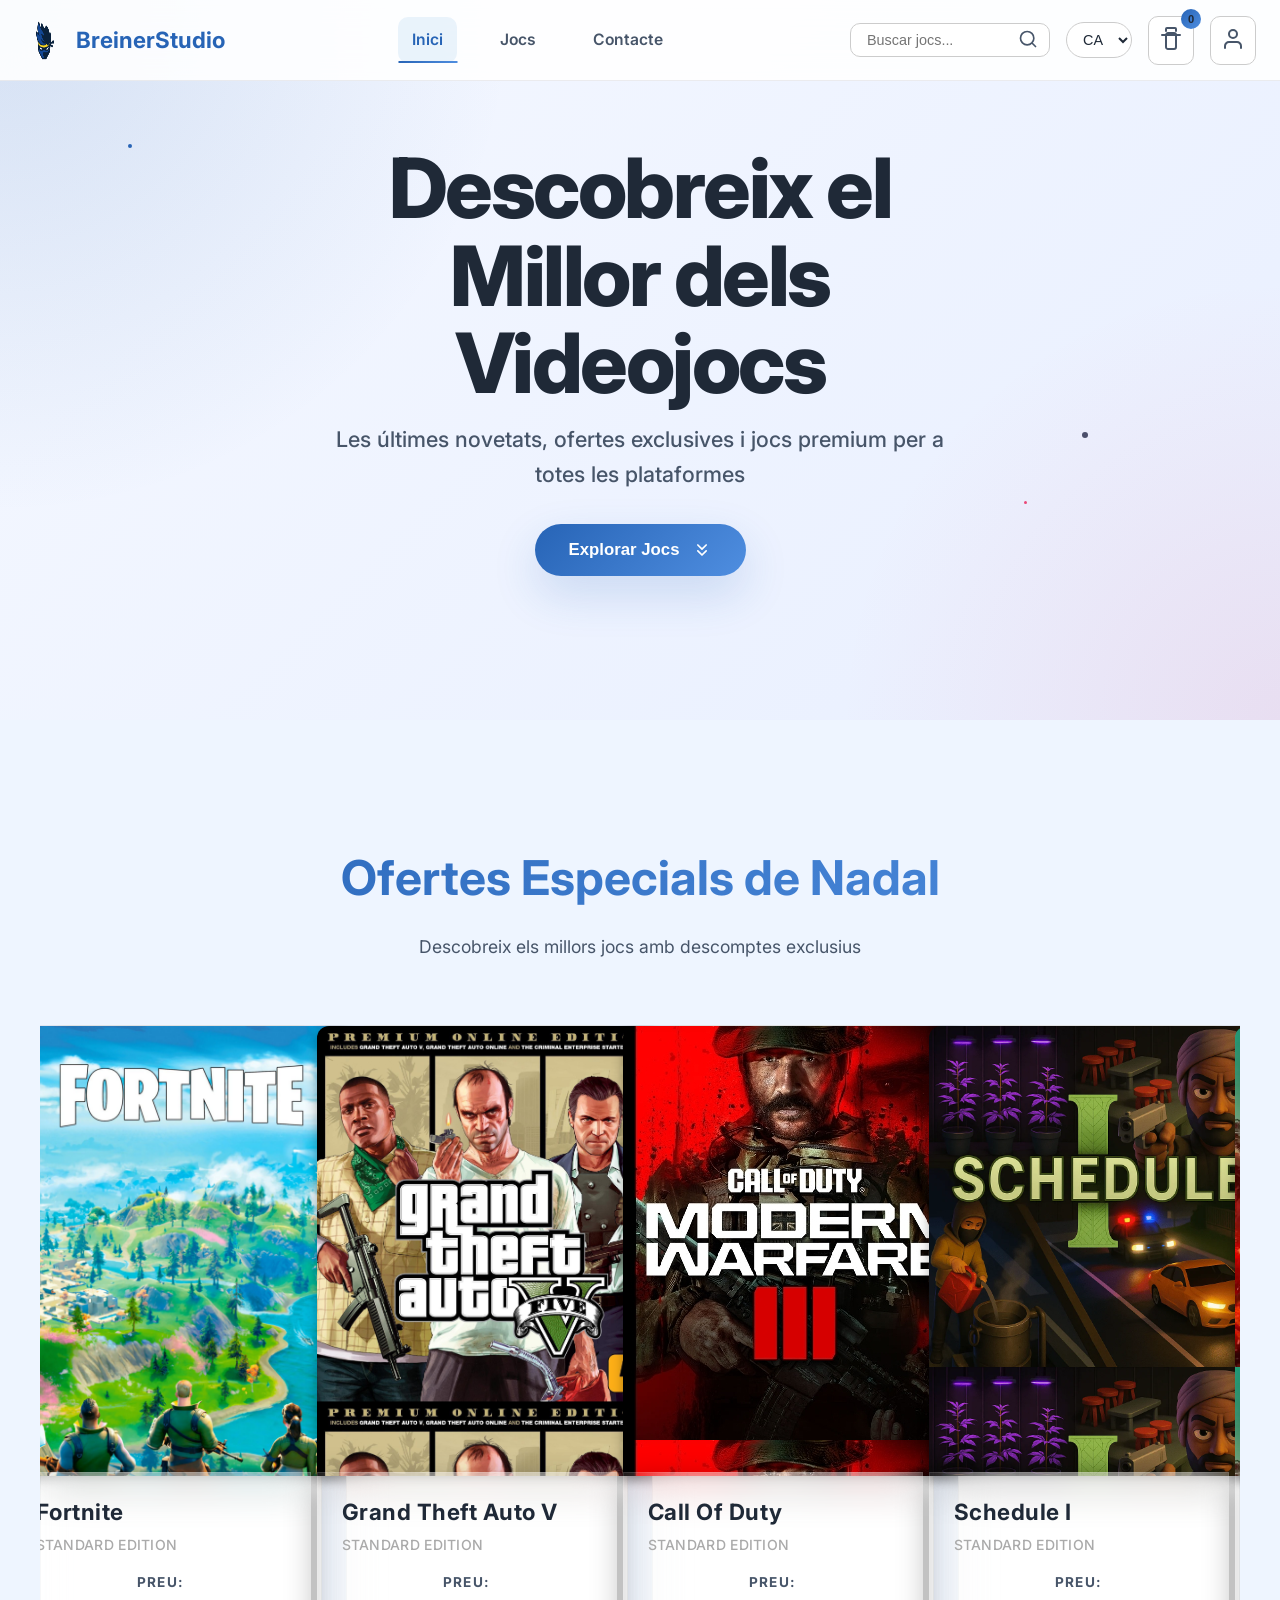
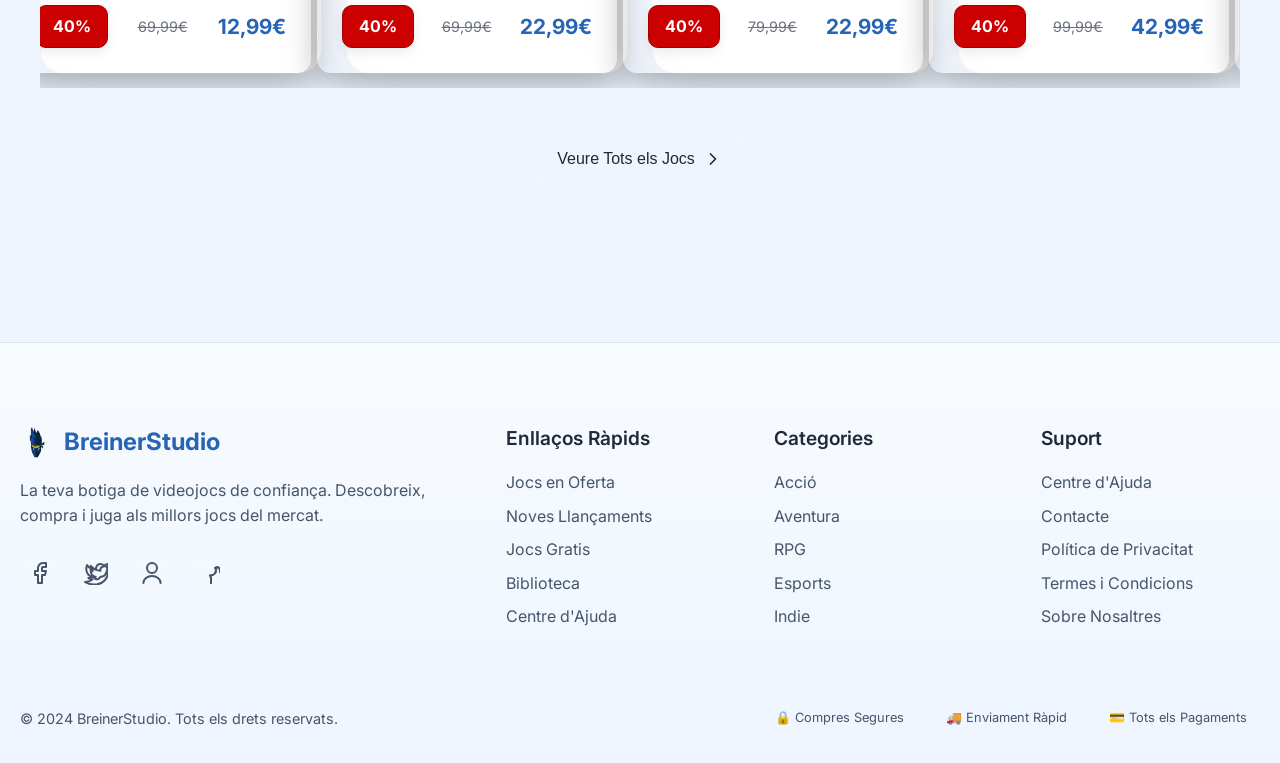
<file: web/Index.html>
﻿<!DOCTYPE html>
<html lang="ca">
<head>
    <title>BreinerStudio - La Millor Botiga de Videojocs</title>
    <meta charset="UTF-8">
    <meta name="viewport" content="width=device-width, initial-scale=1.0">
    <link rel="icon" sizes="64x64" href="img/Ninja-Logo.png">
    <link rel="stylesheet" type="text/css" href="css.css">
    <link rel="stylesheet" type="text/css" href="carusel.css">
    <link href="https://fonts.googleapis.com/css2?family=Inter:wght@300;400;500;600;700;800&display=swap" rel="stylesheet">
</head>
<body>
    <!-- HERO BANNER -->
    <section class="hero-banner" id="home">
        <div class="hero-overlay"></div>
        <div class="hero-content">
            <h1 class="hero-title" data-key="heroTitle">Descobreix el Millor dels Videojocs</h1>
            <p class="hero-subtitle" data-key="heroSubtitle">Les últimes novetats, ofertes exclusives i jocs premium per a totes les plataformes</p>
            <button class="hero-button" onclick="scrollToGames()">
                <span data-key="heroButton">Explorar Jocs</span>
                <svg width="20" height="20" viewBox="0 0 24 24" fill="none" xmlns="http://www.w3.org/2000/svg">
                    <path d="M7 13L12 18L17 13M7 6L12 11L17 6" stroke="currentColor" stroke-width="2" stroke-linecap="round" stroke-linejoin="round"/>
                </svg>
            </button>
        </div>
        <div class="hero-particles">
            <div class="particle particle-1"></div>
            <div class="particle particle-2"></div>
            <div class="particle particle-3"></div>
        </div>
    </section>

    <!-- NAVIGATION -->
    <nav class="navbar">
        <div class="nav-container">
            <div class="nav-logo">
                <img src="img/Ninja-Logo.png" alt="BreinerStudio" class="logo-img">
                <span class="logo-text">BreinerStudio</span>
            </div>

            <div class="nav-menu">
                <a href="#home" class="nav-link active" data-key="navHome">Inici</a>
                <a href="#games" class="nav-link" data-key="navGames">Jocs</a>
                <a href="#contact" class="nav-link" data-key="navContact">Contacte</a>
            </div>

            <div class="nav-actions">
                <div class="search-box">
                    <input data-placeholder-key="searchPlaceholder" type="text" placeholder="Buscar jocs..." class="search-input">
                    <button class="search-btn">
                        <svg width="20" height="20" viewBox="0 0 24 24" fill="none" xmlns="http://www.w3.org/2000/svg">
                            <path d="M21 21L16.5 16.5M19 11C19 15.4183 15.4183 19 11 19C6.58172 19 3 15.4183 3 11C3 6.58172 6.58172 3 11 3C15.4183 3 19 6.58172 19 11Z" stroke="currentColor" stroke-width="2" stroke-linecap="round" stroke-linejoin="round"/>
                        </svg>
                    </button>
                </div>
                <div class="language-selector">
                    <select id="languageSelect" aria-label="Selecciona idioma">
                        <option value="ca">CA</option>
                        <option value="es">ES</option>
                        <option value="en">EN</option>
                    </select>
                </div>
                <button class="cart-btn">
                    <svg width="24" height="24" viewBox="0 0 24 24" fill="none" xmlns="http://www.w3.org/2000/svg">
                        <path d="M9 22C7.89543 22 7 21.1046 7 20V8C7 6.89543 7.89543 6 9 6H15C16.1046 6 17 6.89543 17 8V20C17 21.1046 16.1046 22 15 22H9Z" stroke="currentColor" stroke-width="2" stroke-linecap="round" stroke-linejoin="round"/>
                        <path d="M3 8H21" stroke="currentColor" stroke-width="2" stroke-linecap="round" stroke-linejoin="round"/>
                        <path d="M7 4V2C7 1.44772 7.44772 1 8 1H16C16.5523 1 17 1.44772 17 2V4" stroke="currentColor" stroke-width="2" stroke-linecap="round" stroke-linejoin="round"/>
                    </svg>
                    <span class="cart-count">0</span>
                </button>
                <button class="user-btn">
                    <svg width="24" height="24" viewBox="0 0 24 24" fill="none" xmlns="http://www.w3.org/2000/svg">
                        <path d="M20 21V19C20 17.9391 19.5786 16.9217 18.8284 16.1716C18.0783 15.4214 17.0609 15 16 15H8C6.93913 15 5.92172 15.4214 5.17157 16.1716C4.42143 16.9217 4 17.9391 4 19V21M16 7C16 9.20914 14.2091 11 12 11C9.79086 11 8 9.20914 8 7C8 4.79086 9.79086 3 12 3C14.2091 3 16 4.79086 16 7Z" stroke="currentColor" stroke-width="2" stroke-linecap="round" stroke-linejoin="round"/>
                    </svg>
                </button>
            </div>
        </div>
    </nav>
    <!-- GAMES SECTION -->
    <section class="games-section" id="games">
        <div class="container">
            <div class="section-header">
                <h2 class="section-title" data-key="specialOffersTitle">Ofertes Especials de Nadal</h2>
                <p class="section-subtitle" data-key="specialOffersSubtitle">Descobreix els millors jocs amb descomptes exclusius</p>
            </div>

            <div class="carousel" id="gameCarousel">
                <!-- Games will be dynamically generated here -->
            </div>

            <div class="view-all-container">
                <button class="view-all-btn">
                    <span data-key="viewAllBtn">Veure Tots els Jocs</span>
                    <svg width="20" height="20" viewBox="0 0 24 24" fill="none" xmlns="http://www.w3.org/2000/svg">
                        <path d="M9 18L15 12L9 6" stroke="currentColor" stroke-width="2" stroke-linecap="round" stroke-linejoin="round"/>
                    </svg>
                </button>
            </div>
        </div>
    </section>

    <!-- FOOTER -->
    <footer class="footer">
        <div class="container">
            <div class="footer-content">
                <div class="footer-section">
                    <div class="footer-logo">
                        <img src="img/Ninja-Logo.png" alt="BreinerStudio" class="footer-logo-img">
                        <span class="footer-logo-text">BreinerStudio</span>
                    </div>
                    <p class="footer-description">
                        La teva botiga de videojocs de confiança. Descobreix, compra i juga als millors jocs del mercat.
                    </p>
                    <div class="footer-social">
                        <a href="#" class="social-link">
                            <svg width="24" height="24" viewBox="0 0 24 24" fill="none" xmlns="http://www.w3.org/2000/svg">
                                <path d="M18 2H15C13.6739 2 12.4021 2.52678 11.4645 3.46447C10.5268 4.40215 10 5.67392 10 7V10H7V14H10V22H14V14H17L18 10H14V7C14 6.73478 14.1054 6.48043 14.2929 6.29289C14.4804 6.10536 14.7348 6 15 6H18V2Z" stroke="currentColor" stroke-width="2" stroke-linecap="round" stroke-linejoin="round"/>
                            </svg>
                        </a>
                        <a href="#" class="social-link">
                            <svg width="24" height="24" viewBox="0 0 24 24" fill="none" xmlns="http://www.w3.org/2000/svg">
                                <path d="M23 3C22.0424 3.6755 20.9821 4.19211 19.86 4.53C19.2577 3.83751 18.4573 3.34669 17.567 3.12393C16.6767 2.90116 15.7395 2.9572 14.8821 3.28445C14.0247 3.61171 13.2884 4.1944 12.773 4.95372C12.2576 5.71303 11.9877 6.61234 12 7.53V8.53C10.2426 8.57557 8.50127 8.18586 6.93101 7.39545C5.36074 6.60504 4.01032 5.43864 3 4.08C3 4.08 -0.5 12.48 8 16.08C6.9405 16.8375 5.66594 17.128 4.4 16.91C5.5505 17.9884 7.0005 18.5074 8.5 18.45C6.4145 20.0875 3.805 20.9975 1 20.92C4.5 23.0775 8.664 23.9075 12.5 23.45C18.7855 22.8475 24 17.5565 24 11.5C23.9991 11.221 23.9723 10.9426 23.92 10.67C24.9406 9.66349 25.6608 8.39271 26 7C25.37 7.28 24.7 7.47 24 7.57C24.73 7.12 25.33 6.48 25.67 5.73C24.97 6.14 24.2 6.42 23.33 6.56C22.71 5.89 21.9 5.48 21.03 5.38C20.16 5.28 19.27 5.39 18.5 5.7C17.73 6.01 17.11 6.59 16.74 7.35C16.37 8.11 16.27 8.98 16.45 9.82C14.6248 9.72524 12.8355 9.24558 11.17 8.40625C9.5045 7.56692 7.9977 6.38311 6.75 4.92C6.2205 5.8515 6.1095 6.9575 6.44 7.98C6.7705 9.0025 7.52 9.84 8.5 10.22C7.87 10.2 7.26 10.03 6.71 9.71V9.81C6.71 12.81 8.81 15.41 11.71 16.01C11.07 16.18 10.41 16.27 9.75 16.25C10.21 17.11 10.92 17.76 11.78 18.06C12.64 18.36 13.61 18.28 14.47 17.84C15.33 17.4 16.03 16.62 16.47 15.72C17.68 15.78 18.88 15.51 19.97 14.93C20.62 14.4 21.16 13.74 21.55 13C22.63 11.33 23.23 9.42 23.33 7.46C23.33 7.3 23.33 7.14 23.33 6.98C24.1637 6.43787 24.8776 5.73972 25.46 4.92C24.73 5.25 23.93 5.45 23.13 5.5C23.893 5.01909 24.508 4.31537 24.88 3.49Z" stroke="currentColor" stroke-width="2" stroke-linecap="round" stroke-linejoin="round"/>
                            </svg>
                        </a>
                        <a href="#" class="social-link">
                            <svg width="24" height="24" viewBox="0 0 24 24" fill="none" xmlns="http://www.w3.org/2000/svg">
                                <path d="M12 12C14.7614 12 17 9.76142 17 7C17 4.23858 14.7614 2 12 2C9.23858 2 7 4.23858 7 7C7 9.76142 9.23858 12 12 12Z" stroke="currentColor" stroke-width="2" stroke-linecap="round" stroke-linejoin="round"/>
                                <path d="M20.59 22C20.59 18.13 16.74 15 12 15C7.26 15 3.41 18.13 3.41 22" stroke="currentColor" stroke-width="2" stroke-linecap="round" stroke-linejoin="round"/>
                            </svg>
                        </a>
                        <a href="#" class="social-link">
                            <svg width="24" height="24" viewBox="0 0 24 24" fill="none" xmlns="http://www.w3.org/2000/svg">
                                <path d="M15 22V18C15.1392 16.7473 14.78 15.4901 14 14.5C17 14.5 20 12.5 20 9C20.08 8.19 19.73 7.38 19.13 6.91C19.71 6.43 20.39 6.17 21.1 6.17C21.82 6.17 22.5 6.43 23.08 6.91C23.48 7.38 23.92 8.19 23.92 9C23.92 12.5 27 14.5 30 14.5C29.22 15.4901 28.8608 16.7473 29 18V22" stroke="currentColor" stroke-width="2" stroke-linecap="round" stroke-linejoin="round"/>
                                <path d="M15 22V18C15.1392 16.7473 14.78 15.4901 14 14.5C17 14.5 20 12.5 20 9C20.08 8.19 19.73 7.38 19.13 6.91C19.71 6.43 20.39 6.17 21.1 6.17C21.82 6.17 22.5 6.43 23.08 6.91C23.48 7.38 23.92 8.19 23.92 9C23.92 12.5 27 14.5 30 14.5C29.22 15.4901 28.8608 16.7473 29 18V22" stroke="currentColor" stroke-width="2" stroke-linecap="round" stroke-linejoin="round"/>
                            </svg>
                        </a>
                    </div>
                </div>

                <div class="footer-section">
                    <h4 data-key="footerSection1Title">Enllaços Ràpids</h4>
                    <ul class="footer-links">
                        <li><a href="#" data-key="footerLink1">Jocs en Oferta</a></li>
                        <li><a href="#" data-key="footerLink2">Noves Llançaments</a></li>
                        <li><a href="#" data-key="footerLink3">Jocs Gratis</a></li>
                        <li><a href="#" data-key="footerLink4">Biblioteca</a></li>
                        <li><a href="#" data-key="footerLink5">Suport</a></li>
                    </ul>
                </div>

                <div class="footer-section">
                    <h4 data-key="footerSection2Title">Categories</h4>
                    <ul class="footer-links">
                        <li><a href="#">Acció</a></li>
                        <li><a href="#">Aventura</a></li>
                        <li><a href="#">RPG</a></li>
                        <li><a href="#">Esports</a></li>
                        <li><a href="#">Indie</a></li>
                    </ul>
                </div>

                <div class="footer-section">
                    <h4 data-key="footerSection3Title">Suport</h4>
                    <ul class="footer-links">
                        <li><a href="#" data-key="footerLink5">Centre d'Ajuda</a></li>
                        <li><a href="#" data-key="footerLink6">Contacte</a></li>
                        <li><a href="#" data-key="footerLink7">Política de Privacitat</a></li>
                        <li><a href="#" data-key="footerLink8">Termes i Condicions</a></li>
                        <li><a href="#" data-key="footerLink9">Sobre Nosaltres</a></li>
                    </ul>
                </div>
            </div>

            <div class="footer-bottom">
                <p>&copy; 2024 BreinerStudio. Tots els drets reservats.</p>
                <div class="footer-badges">
                    <span class="badge">🔒 Compres Segures</span>
                    <span class="badge">🚚 Enviament Ràpid</span>
                    <span class="badge">💳 Tots els Pagaments</span>
                </div>
            </div>
        </div>
    </footer>
    
    <!-- MODAL POPUP -->
    <div id="gameModal" class="modal">
      <div class="modal-content">
        <span class="close">×</span>
        <div class="modal-body">
          <div class="modal-image">
            <div id="modalGameImage" class="modal-img"></div>
          </div>
          <div class="modal-info">
            <h2 id="modalGameTitle" class="modal-title">Game Title</h2>
            <div id="modalGameEdition" class="modal-edition">Standard Edition</div>
            
            <div class="modal-description">
              <h3 data-key="modalDescriptionTitle">Descripció</h3>
              <p id="modalGameDescription">Lorem ipsum dolor sit amet, consectetur adipiscing elit. Sed do eiusmod tempor incididunt ut labore et dolore magna aliqua.</p>
            </div>
            
            <div class="modal-specifications">
              <h3 data-key="modalSpecificationsTitle">Especificacions</h3>
              <div class="spec-row">
                <span class="spec-label">Plataforma:</span>
                <span id="modalGamePlatform" class="spec-value">PC, PlayStation, Xbox</span>
              </div>
              <div class="spec-row">
                <span class="spec-label">Gènere:</span>
                <span id="modalGameGenre" class="spec-value">Action, Adventure</span>
              </div>
              <div class="spec-row">
                <span class="spec-label">Data de Llançament:</span>
                <span id="modalGameReleaseDate" class="spec-value">2025-12-15</span>
              </div>
            </div>
            
            <div class="modal-price">
              <div id="modalGamePrice" class="price-display">12,99€</div>
              <button class="buy-button" data-key="modalBuyButton">Comprar Ara</button>
            </div>
          </div>
        </div>
      </div>
    </div>

    <script src="lang.js"></script>
    <script src="games.js"></script>
    <script src="modal.js"></script>
    <script>
      function scrollToGames() {
        document.getElementById('games').scrollIntoView({ behavior: 'smooth' });
      }
    </script>
  </body>
</html>
</file>
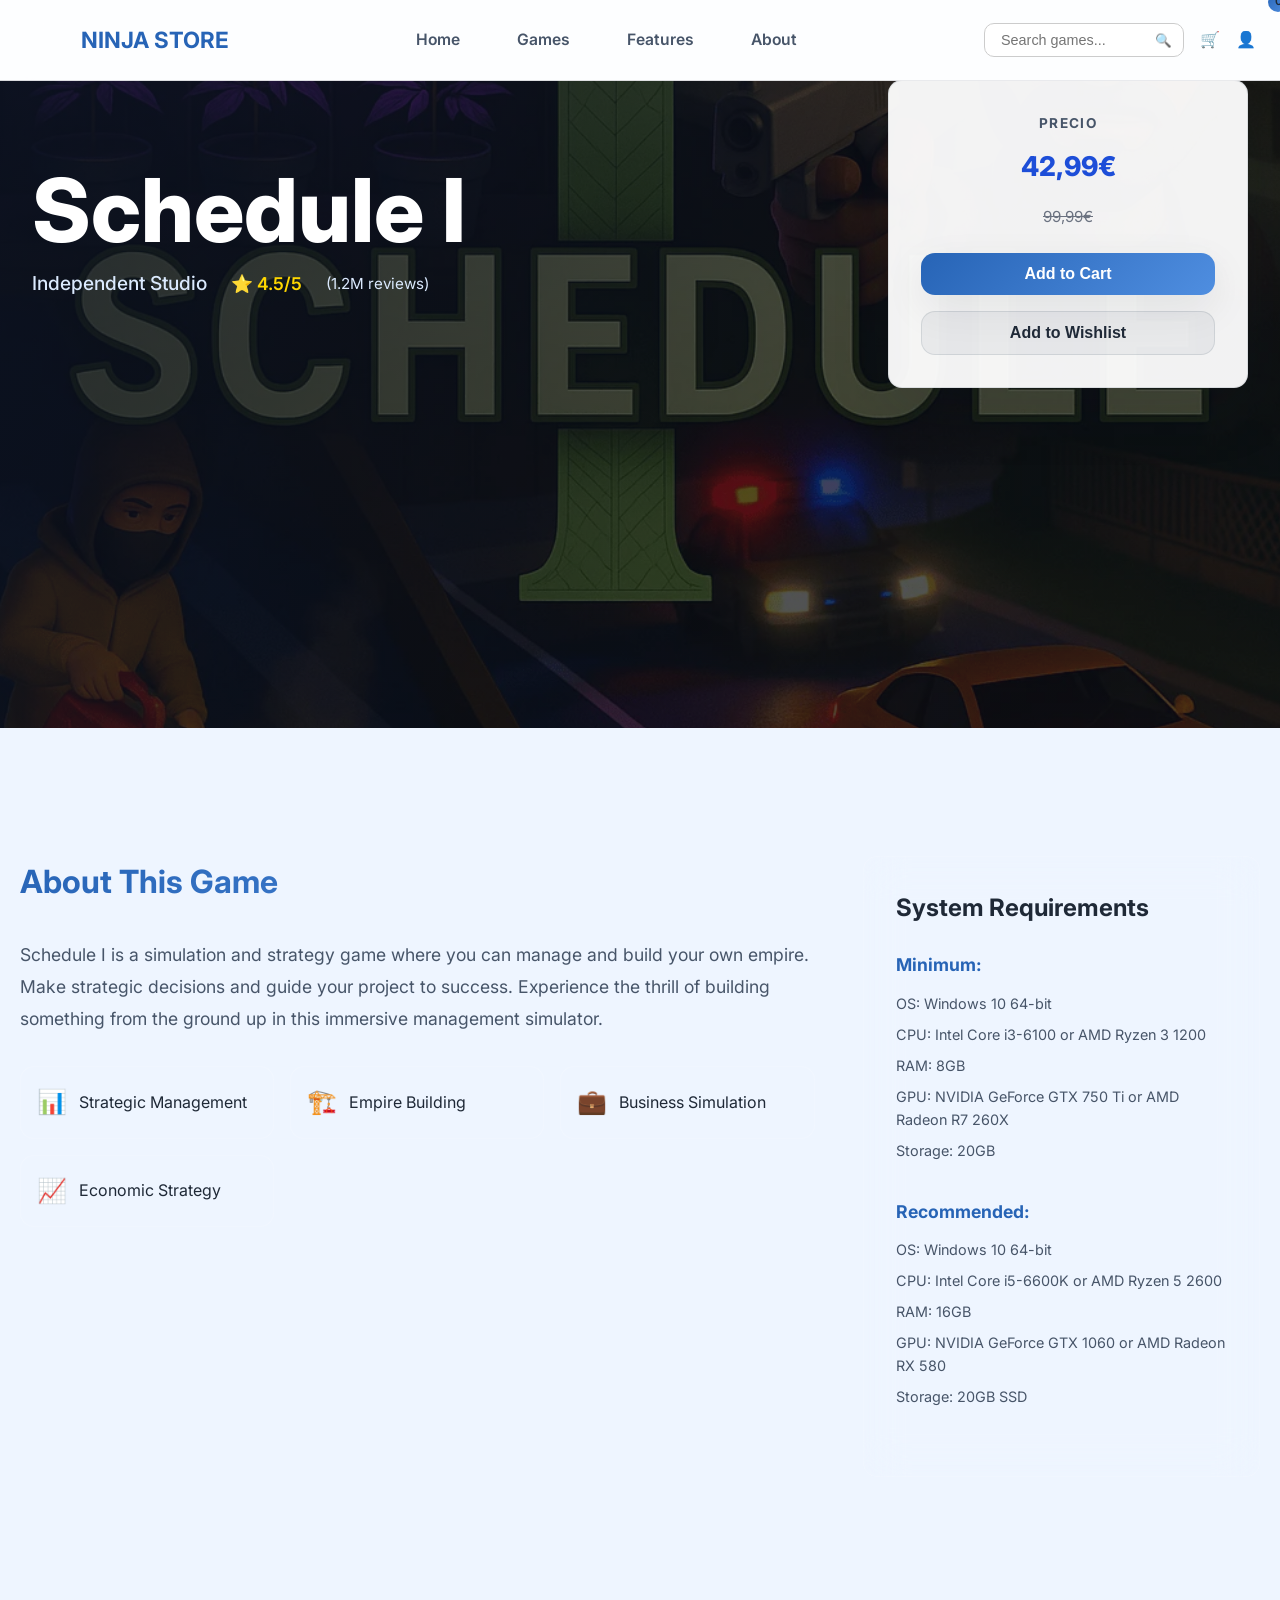
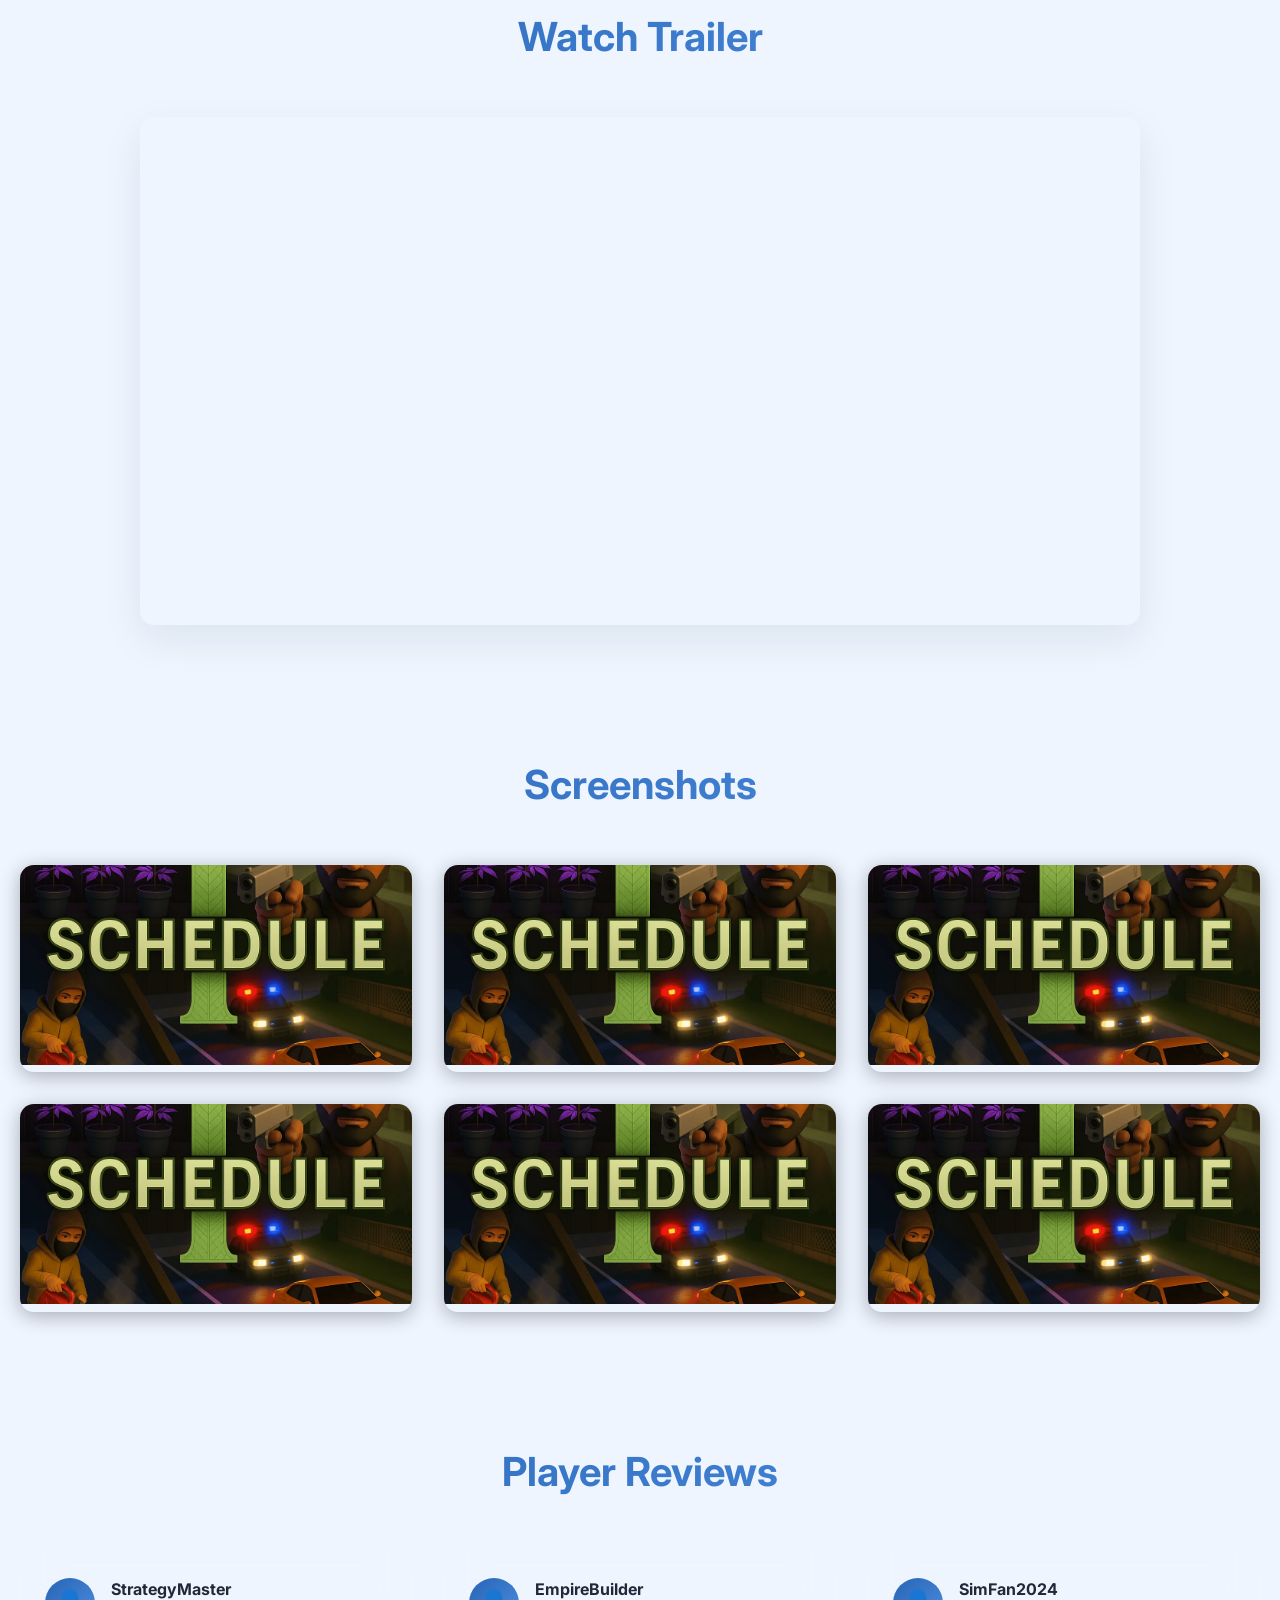
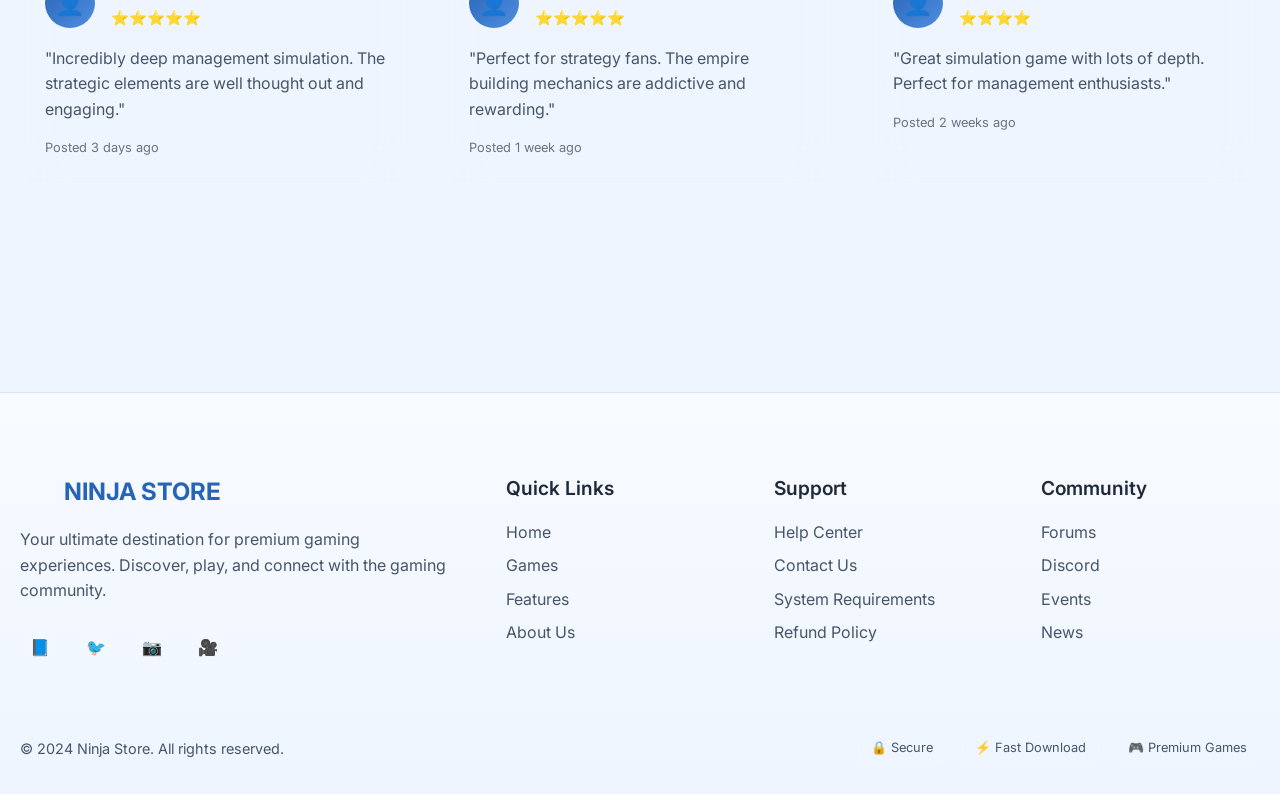
<file: web/schedule.html>
﻿<!DOCTYPE html>
<html lang="en">
<head>
    <meta charset="UTF-8">
    <meta name="viewport" content="width=device-width, initial-scale=1.0">
    <title>Schedule I - Epic Games Store</title>
    <link rel="stylesheet" href="css.css">
    <link rel="icon" href="img/favicon.png">
    <link href="https://fonts.googleapis.com/css2?family=Inter:wght@300;400;500;600;700&display=swap" rel="stylesheet">
</head>
<body>
    <!-- Navigation -->
    <nav class="navbar">
        <div class="nav-container">
            <div class="nav-logo">
                <div class="logo"></div>
                <span class="logo-text">NINJA STORE</span>
            </div>

            <div class="nav-menu">
                <a href="Index.html" class="nav-link">Home</a>
                <a href="#games" class="nav-link">Games</a>
                <a href="#features" class="nav-link">Features</a>
                <a href="#about" class="nav-link">About</a>
            </div>

            <div class="nav-actions">
                <div class="search-box">
                    <input type="text" placeholder="Search games..." class="search-input">
                    <button class="search-btn">🔍</button>
                </div>
                <div class="cart-icon">🛒 <span class="cart-count">0</span></div>
                <div class="user-icon">👤</div>
            </div>
        </div>
    </nav>

    <!-- Game Banner -->
    <section class="game-banner">
        <div class="game-banner-bg" style="background-image: url('img/schedule1.webp');"></div>
        <div class="game-banner-overlay"></div>
        <div class="game-banner-content">
            <div class="game-title-section">
                <h1 class="game-title">Schedule I</h1>
                <div class="game-meta">
                    <span class="game-developer">Independent Studio</span>
                    <span class="game-rating">⭐ 4.5/5</span>
                    <span class="game-reviews">(1.2M reviews)</span>
                </div>
            </div>
            <div class="game-price-box">
                <div class="price-label">Precio</div>
                <div class="price-discount">42,99€</div>
                <div class="original-price">99,99€</div>
                <div class="price-actions">
                    <button class="btn-primary">Add to Cart</button>
                    <button class="btn-secondary">Add to Wishlist</button>
                </div>
            </div>
        </div>
    </section>

    <!-- Game Content -->
    <main class="game-content">
        <!-- Game Description -->
        <section class="game-section">
            <div class="container">
                <div class="game-description-grid">
                    <div class="game-description">
                        <h2>About This Game</h2>
                        <p>Schedule I is a simulation and strategy game where you can manage and build your own empire. Make strategic decisions and guide your project to success. Experience the thrill of building something from the ground up in this immersive management simulator.</p>

                        <div class="game-highlights">
                            <div class="highlight-item">
                                <span class="highlight-icon">📊</span>
                                <span>Strategic Management</span>
                            </div>
                            <div class="highlight-item">
                                <span class="highlight-icon">🏗️</span>
                                <span>Empire Building</span>
                            </div>
                            <div class="highlight-item">
                                <span class="highlight-icon">💼</span>
                                <span>Business Simulation</span>
                            </div>
                            <div class="highlight-item">
                                <span class="highlight-icon">📈</span>
                                <span>Economic Strategy</span>
                            </div>
                        </div>
                    </div>

                    <div class="game-sidebar">
                        <div class="game-specs">
                            <h3>System Requirements</h3>
                            <div class="specs-section">
                                <h4>Minimum:</h4>
                                <ul>
                                    <li>OS: Windows 10 64-bit</li>
                                    <li>CPU: Intel Core i3-6100 or AMD Ryzen 3 1200</li>
                                    <li>RAM: 8GB</li>
                                    <li>GPU: NVIDIA GeForce GTX 750 Ti or AMD Radeon R7 260X</li>
                                    <li>Storage: 20GB</li>
                                </ul>
                            </div>
                            <div class="specs-section">
                                <h4>Recommended:</h4>
                                <ul>
                                    <li>OS: Windows 10 64-bit</li>
                                    <li>CPU: Intel Core i5-6600K or AMD Ryzen 5 2600</li>
                                    <li>RAM: 16GB</li>
                                    <li>GPU: NVIDIA GeForce GTX 1060 or AMD Radeon RX 580</li>
                                    <li>Storage: 20GB SSD</li>
                                </ul>
                            </div>
                        </div>
                    </div>
                </div>
            </div>
        </section>

        <!-- Game Trailer -->
        <section class="game-section trailer-section">
            <div class="container">
                <h2>Watch Trailer</h2>
                <div class="trailer-container">
                    <div class="trailer-video">
                        <iframe width="100%" height="500" src="https://www.youtube.com/embed/dQw4w9WgXcQ" frameborder="0" allowfullscreen></iframe>
                    </div>
                </div>
            </div>
        </section>

        <!-- Game Gallery -->
        <section class="game-section gallery-section">
            <div class="container">
                <h2>Screenshots</h2>
                <div class="gallery-grid">
                    <div class="gallery-item">
                        <img src="img/schedule1.webp" alt="Schedule I Screenshot 1">
                    </div>
                    <div class="gallery-item">
                        <img src="img/schedule1.webp" alt="Schedule I Screenshot 2">
                    </div>
                    <div class="gallery-item">
                        <img src="img/schedule1.webp" alt="Schedule I Screenshot 3">
                    </div>
                    <div class="gallery-item">
                        <img src="img/schedule1.webp" alt="Schedule I Screenshot 4">
                    </div>
                    <div class="gallery-item">
                        <img src="img/schedule1.webp" alt="Schedule I Screenshot 5">
                    </div>
                    <div class="gallery-item">
                        <img src="img/schedule1.webp" alt="Schedule I Screenshot 6">
                    </div>
                </div>
            </div>
        </section>

        <!-- Reviews Section -->
        <section class="game-section reviews-section">
            <div class="container">
                <h2>Player Reviews</h2>
                <div class="reviews-grid">
                    <div class="review-card">
                        <div class="review-header">
                            <div class="review-avatar">👤</div>
                            <div class="review-info">
                                <h4>StrategyMaster</h4>
                                <div class="review-rating">⭐⭐⭐⭐⭐</div>
                            </div>
                        </div>
                        <p class="review-text">"Incredibly deep management simulation. The strategic elements are well thought out and engaging."</p>
                        <div class="review-date">Posted 3 days ago</div>
                    </div>

                    <div class="review-card">
                        <div class="review-header">
                            <div class="review-avatar">👤</div>
                            <div class="review-info">
                                <h4>EmpireBuilder</h4>
                                <div class="review-rating">⭐⭐⭐⭐⭐</div>
                            </div>
                        </div>
                        <p class="review-text">"Perfect for strategy fans. The empire building mechanics are addictive and rewarding."</p>
                        <div class="review-date">Posted 1 week ago</div>
                    </div>

                    <div class="review-card">
                        <div class="review-header">
                            <div class="review-avatar">👤</div>
                            <div class="review-info">
                                <h4>SimFan2024</h4>
                                <div class="review-rating">⭐⭐⭐⭐</div>
                            </div>
                        </div>
                        <p class="review-text">"Great simulation game with lots of depth. Perfect for management enthusiasts."</p>
                        <div class="review-date">Posted 2 weeks ago</div>
                    </div>
                </div>
            </div>
        </section>
    </main>

    <!-- Footer -->
    <footer class="footer">
        <div class="container">
            <div class="footer-content">
                <div class="footer-section">
                    <div class="footer-logo">
                        <div class="footer-logo-img logo"></div>
                        <span class="footer-logo-text">NINJA STORE</span>
                    </div>
                    <p class="footer-description">Your ultimate destination for premium gaming experiences. Discover, play, and connect with the gaming community.</p>
                    <div class="footer-social">
                        <a href="#" class="social-link">📘</a>
                        <a href="#" class="social-link">🐦</a>
                        <a href="#" class="social-link">📷</a>
                        <a href="#" class="social-link">🎥</a>
                    </div>
                </div>

                <div class="footer-section">
                    <h4>Quick Links</h4>
                    <ul class="footer-links">
                        <li><a href="Index.html">Home</a></li>
                        <li><a href="#games">Games</a></li>
                        <li><a href="#features">Features</a></li>
                        <li><a href="#about">About Us</a></li>
                    </ul>
                </div>

                <div class="footer-section">
                    <h4>Support</h4>
                    <ul class="footer-links">
                        <li><a href="#">Help Center</a></li>
                        <li><a href="#">Contact Us</a></li>
                        <li><a href="#">System Requirements</a></li>
                        <li><a href="#">Refund Policy</a></li>
                    </ul>
                </div>

                <div class="footer-section">
                    <h4>Community</h4>
                    <ul class="footer-links">
                        <li><a href="#">Forums</a></li>
                        <li><a href="#">Discord</a></li>
                        <li><a href="#">Events</a></li>
                        <li><a href="#">News</a></li>
                    </ul>
                </div>
            </div>

            <div class="footer-bottom">
                <p>&copy; 2024 Ninja Store. All rights reserved.</p>
                <div class="footer-badges">
                    <span class="badge">🔒 Secure</span>
                    <span class="badge">⚡ Fast Download</span>
                    <span class="badge">🎮 Premium Games</span>
                </div>
            </div>
        </div>
    </footer>

    <script src="modal.js"></script>
</body>
</html>
</file>
<file: web/css.css>
﻿/* ===== MODERN GAMING THEME ===== */
:root {
  --primary-bg: #eef5ff;
  --secondary-bg: #ffffff;
  --accent-bg: #f6f9ff;
  --neon-blue: #2764b6;
  --neon-purple: #4b4f6b;
  --neon-pink: #e94878;
  --text-primary: #1f2937;
  --text-secondary: #475569;
  --text-muted: #6b7280;
  --gradient-primary: linear-gradient(135deg, #2764b6, #4f8ee0);
  --gradient-secondary: linear-gradient(135deg, #e94878, #8f6dcd);
  --shadow-primary: 0 14px 40px rgba(15, 23, 42, 0.08);
  --shadow-secondary: 0 10px 30px rgba(15, 23, 42, 0.06);
  --border-radius: 14px;
  --border-radius-sm: 10px;
  --transition: all 0.3s ease;
}

* {
  margin: 0;
  padding: 0;
  box-sizing: border-box;
}

body {
  font-family: 'Inter', -apple-system, BlinkMacSystemFont, 'Segoe UI', Roboto, sans-serif;
  background: var(--primary-bg);
  color: var(--text-primary);
  line-height: 1.6;
  overflow-x: hidden;
}

/* ===== HERO BANNER ===== */
.hero-banner {
  position: relative;
  min-height: 80vh;
  display: flex;
  align-items: center;
  justify-content: center;
  overflow: hidden;
  background: linear-gradient(135deg, #f5f8ff, #e8efff);
}

.hero-overlay {
  position: absolute;
  inset: 0;
  background: radial-gradient(circle at top left, rgba(39, 100, 182, 0.16), transparent 35%),
              radial-gradient(circle at bottom right, rgba(233, 72, 120, 0.1), transparent 30%);
}

.hero-content {
  position: relative;
  z-index: 2;
  text-align: center;
  max-width: 760px;
  padding: 2rem 20px;
  animation: fadeInUp 0.9s ease-out;
}

.hero-title {
  font-size: clamp(3rem, 7vw, 5.2rem);
  font-weight: 800;
  color: var(--text-primary);
  margin-bottom: 1rem;
  letter-spacing: -0.03em;
  line-height: 1.05;
}

.hero-subtitle {
  font-size: clamp(1rem, 2.2vw, 1.35rem);
  color: var(--text-secondary);
  margin-bottom: 2rem;
  font-weight: 500;
  max-width: 620px;
  margin-left: auto;
  margin-right: auto;
}

.hero-button {
  display: inline-flex;
  align-items: center;
  gap: 12px;
  background: linear-gradient(135deg, #2764b6, #4f8ee0);
  color: #ffffff;
  padding: 16px 34px;
  border-radius: 999px;
  border: none;
  font-size: 1.05rem;
  font-weight: 700;
  cursor: pointer;
  transition: var(--transition);
  box-shadow: 0 18px 45px rgba(39, 100, 182, 0.18);
  text-decoration: none;
  position: relative;
  overflow: hidden;
}

.hero-button::before {
  content: '';
  position: absolute;
  top: 0;
  left: -100%;
  width: 100%;
  height: 100%;
  background: rgba(255, 255, 255, 0.2);
  transition: left 0.5s;
}

.hero-button:hover::before {
  left: 100%;
}

.hero-button:hover {
  transform: translateY(-2px);
  box-shadow: 0 8px 20px rgba(0, 0, 0, 0.12);
}

.hero-button svg {
  transition: transform 0.3s ease;
}

.hero-button:hover svg {
  transform: translateY(2px);
}

.hero-particles {
  position: absolute;
  top: 0;
  left: 0;
  width: 100%;
  height: 100%;
  pointer-events: none;
}

.particle {
  position: absolute;
  background: var(--neon-blue);
  border-radius: 50%;
  animation: float 6s ease-in-out infinite;
}

.particle-1 {
  width: 4px;
  height: 4px;
  top: 20%;
  left: 10%;
  animation-delay: 0s;
}

.particle-2 {
  width: 6px;
  height: 6px;
  top: 60%;
  right: 15%;
  animation-delay: 2s;
  background: var(--neon-purple);
}

.particle-3 {
  width: 3px;
  height: 3px;
  bottom: 30%;
  left: 80%;
  animation-delay: 4s;
  background: var(--neon-pink);
}

@keyframes float {
  0%, 100% {
    transform: translateY(0px) rotate(0deg);
    opacity: 0.7;
  }
  50% {
    transform: translateY(-20px) rotate(180deg);
    opacity: 1;
  }
}

@keyframes fadeInUp {
  from {
    opacity: 0;
    transform: translateY(30px);
  }
  to {
    opacity: 1;
    transform: translateY(0);
  }
}

/* ===== NAVIGATION ===== */
.navbar {
  position: fixed;
  top: 0;
  left: 0;
  width: 100%;
  background: rgba(255, 255, 255, 0.88);
  border-bottom: 1px solid rgba(15, 23, 42, 0.08);
  backdrop-filter: blur(18px);
  z-index: 1000;
  transition: all 0.3s ease;
}

.navbar.scrolled {
  background: rgba(255, 255, 255, 0.96);
  box-shadow: 0 18px 50px rgba(15, 23, 42, 0.09);
}

.nav-container {
  max-width: 1400px;
  margin: 0 auto;
  padding: 0 24px;
  display: flex;
  align-items: center;
  justify-content: space-between;
  height: 80px;
}

.nav-logo {
  display: flex;
  align-items: center;
  gap: 12px;
}

.logo-img {
  width: 40px;
  height: 40px;
  transition: var(--transition);
}

.logo-img:hover {
  transform: scale(1.05);
}

.logo-text {
  font-size: 1.4rem;
  font-weight: 700;
  color: var(--neon-blue);
}

.nav-menu {
  display: flex;
  gap: 1.8rem;
}

.nav-link {
  color: var(--text-secondary);
  text-decoration: none;
  font-weight: 600;
  font-size: 0.98rem;
  position: relative;
  transition: var(--transition);
  padding: 10px 14px;
  border-radius: var(--border-radius-sm);
}

.nav-link:hover,
.nav-link.active {
  color: var(--neon-blue);
  background: rgba(0, 119, 204, 0.08);
}

.nav-link::after {
  content: '';
  position: absolute;
  bottom: 0;
  left: 50%;
  width: 0;
  height: 2px;
  background: var(--gradient-primary);
  transition: all 0.3s ease;
  transform: translateX(-50%);
}

.nav-link:hover::after,
.nav-link.active::after {
  width: 100%;
}

.nav-actions {
  display: flex;
  align-items: center;
  gap: 1rem;
}

.search-box {
  position: relative;
  display: flex;
  align-items: center;
}

.search-input {
  background: #ffffff;
  border: 1px solid #cccccc;
  border-radius: var(--border-radius-sm);
  padding: 8px 40px 8px 16px;
  color: var(--text-primary);
  font-size: 0.9rem;
  width: 200px;
  transition: var(--transition);
}

.search-input:focus {
  outline: none;
  border-color: var(--neon-blue);
  box-shadow: 0 0 0 2px rgba(0, 119, 204, 0.15);
  width: 250px;
}

.search-btn {
  position: absolute;
  right: 8px;
  background: none;
  border: none;
  color: var(--text-secondary);
  cursor: pointer;
  padding: 4px;
  border-radius: 4px;
  transition: var(--transition);
}

.search-btn:hover {
  color: var(--neon-blue);
  background: rgba(0, 119, 204, 0.1);
}

.cart-btn,
.user-btn {
  position: relative;
  background: #ffffff;
  border: 1px solid #cccccc;
  border-radius: var(--border-radius-sm);
  padding: 10px;
  color: var(--text-secondary);
  cursor: pointer;
  transition: var(--transition);
}

.cart-btn:hover,
.user-btn:hover {
  background: #f0f8ff;
  border-color: var(--neon-blue);
  color: var(--neon-blue);
  transform: scale(1.05);
}

.language-selector {
  display: flex;
  align-items: center;
}

.language-selector select {
  background: #ffffff;
  border: 1px solid #cccccc;
  border-radius: 999px;
  color: var(--text-primary);
  padding: 8px 12px;
  font-size: 0.9rem;
  cursor: pointer;
  transition: var(--transition);
}

.language-selector select:hover {
  border-color: var(--neon-blue);
}

.language-selector select:focus {
  outline: none;
  box-shadow: 0 0 0 4px rgba(0, 119, 204, 0.15);
}

.cart-count {
  position: absolute;
  top: -8px;
  right: -8px;
  background: var(--gradient-primary);
  color: var(--text-primary);
  border-radius: 50%;
  width: 20px;
  height: 20px;
  font-size: 0.7rem;
  font-weight: 600;
  display: flex;
  align-items: center;
  justify-content: center;
}

/* ===== CONTAINER & SECTIONS ===== */
.container {
  max-width: 1400px;
  margin: 0 auto;
  padding: 0 20px;
}

.games-section {
  padding: 120px 0 80px;
}

.section-header {
  text-align: center;
  margin-bottom: 4rem;
}

.section-title {
  font-size: clamp(2rem, 4vw, 3rem);
  font-weight: 700;
  background: var(--gradient-primary);
  -webkit-background-clip: text;
  -webkit-text-fill-color: transparent;
  background-clip: text;
  margin-bottom: 1rem;
}

.section-subtitle {
  font-size: 1.1rem;
  color: var(--text-secondary);
  max-width: 600px;
  margin: 0 auto;
}

.view-all-container {
  text-align: center;
  margin-top: 3rem;
}

.view-all-btn {
  display: inline-flex;
  align-items: center;
  gap: 8px;
  background: rgba(255, 255, 255, 0.05);
  border: 1px solid rgba(255, 255, 255, 0.1);
  color: var(--text-primary);
  padding: 12px 24px;
  border-radius: var(--border-radius);
  font-size: 1rem;
  font-weight: 500;
  cursor: pointer;
  transition: var(--transition);
  text-decoration: none;
}

.view-all-btn:hover {
  background: #0077cc;
  border-color: var(--neon-blue);
  transform: translateY(-2px);
  box-shadow: var(--shadow-primary);
}

.view-all-btn svg {
  transition: transform 0.3s ease;
}

.view-all-btn:hover svg {
  transform: translateX(4px);
}

/* ===== FEATURES SECTION ===== */
.features-section {
  padding: 80px 0;
  background: rgba(255, 255, 255, 0.02);
}

.features-grid {
  display: grid;
  grid-template-columns: repeat(auto-fit, minmax(300px, 1fr));
  gap: 2rem;
  margin-top: 3rem;
}

.feature-card {
  background: #ffffff;
  border: 1px solid #cccccc;
  border-radius: var(--border-radius);
  padding: 2rem;
  text-align: center;
  transition: var(--transition);
  position: relative;
  overflow: hidden;
}

.feature-card::before {
  content: '';
  position: absolute;
  top: 0;
  left: 0;
  width: 100%;
  height: 100%;
  background: rgba(255, 255, 255, 0.06);
  opacity: 0;
  transition: opacity 0.3s ease;
}

.feature-card:hover::before {
  opacity: 1;
}

.feature-card:hover {
  transform: translateY(-3px);
  border-color: var(--neon-blue);
  box-shadow: var(--shadow-primary);
}

.feature-icon {
  width: 80px;
  height: 80px;
  margin: 0 auto 1.5rem;
  background: #0077cc;
  border-radius: 50%;
  display: flex;
  align-items: center;
  justify-content: center;
  color: #ffffff;
  transition: var(--transition);
}

.feature-card:hover .feature-icon {
  transform: scale(1.05);
  box-shadow: 0 0 12px rgba(0, 0, 0, 0.08);
}

.feature-card h3 {
  font-size: 1.5rem;
  font-weight: 600;
  margin-bottom: 1rem;
  color: var(--text-primary);
}

.feature-card p {
  color: var(--text-secondary);
  line-height: 1.6;
}
.oferta_joc{
    width: 341px; 
    /*IMPORTANT*/
    margin-right: 0px; 
}
.imatge_joc {
  border-radius: 12px 12px 0px 0px;
    background-image:var(--joc-bg);
    background-size: 100%;
    background-position: 0px 0px;
    width: 341px;
    height: 450px;
    display: flex;
    transition-property: background-size, background-position, box-shadow, filter;
    transition-duration: 0.75s;
    transition-timing-function: ease-out;
    position: relative;
    overflow: hidden;
    box-shadow: 0 4px 12px rgba(0, 0, 0, 0.3);
}

.imatge_joc:hover{
   background-size: 110%;
   background-position: -20px -40px;
   box-shadow: 0 12px 28px rgba(255, 215, 0, 0.25), 0 8px 20px rgba(0, 0, 0, 0.5);
   filter: brightness(1.1);
}

/* View Details Overlay */
.imatge_joc::after {
  content: 'Ver Detalles';
  position: absolute;
  top: 0;
  left: 0;
  width: 100%;
  height: 100%;
  background: rgba(0, 0, 0, 0.8);
  display: flex;
  align-items: center;
  justify-content: center;
  font-size: 18px;
  font-weight: bold;
  color: white;
  opacity: 0;
  transition: opacity 0.4s ease, transform 0.4s ease;
  border-radius: 12px 12px 0px 0px;
  transform: scale(0.95);
}

.imatge_joc:hover::after {
  opacity: 1;
  transform: scale(1);
}

.fortnite{--joc-bg:url("img/fortnite.jpg"); }
.grandtheftautov{--joc-bg:url("img/gta.jpg"); }
.callofduty{--joc-bg:url("img/call of duty.jpg"); }
.schedule{--joc-bg:url("img/schedule1.webp"); }
.farcry{--joc-bg:url("img/farcry6.webp"); }
.fifa{--joc-bg:url("img/fifa26.webp"); }

.img_social{
    background-image:var(--social-bg) ;
    background-repeat: no-repeat;
    background-size: 75%;
    width: 64px;
    height: 64px;
    margin-right: 25px;
    transition: all 0.3s cubic-bezier(0.25, 0.46, 0.45, 0.94);
    background-position: center;
    float: left; 
}
.img_social:hover{
   background-size: 100%;
   transform: scale(1.15);
   filter: drop-shadow(0 4px 8px rgba(255, 215, 0, 0.3));
}
.twitter{
  --social-bg:url('img/social/twitter.png');}
.facebook{
   --social-bg:url('img/social/facebook.png');}
.twitch{
    --social-bg:url('img/social/twitch.png');}
.youtube{
    --social-bg:url('img/social/youtube.png');}
.instagram{
    --social-bg:url('img/social/instagram.png');}
.discord{
    --social-bg:url('img/social/discord.png');}
@keyframes titleGlow {
    from {
        color: white;
        text-shadow: 0 0 0px rgba(255, 215, 0, 0);
    }
    to {
        color: #ffd700;
        text-shadow: 0 0 12px rgba(255, 215, 0, 0.6);
    }
}

.titol_jocs{
    font-weight: bold;
    font-size: 18px;
    color: white;
    transition: all 0.3s cubic-bezier(0.25, 0.46, 0.45, 0.94);
    letter-spacing: 0.5px;
}

.slide:hover .titol_jocs {
    animation: titleGlow 0.5s ease-out forwards;
}
/* ===== GLASSMORPHISM CARD INFO ===== */
.info_joc_oferta{
    padding: 24px;
    margin-top: -4px;
    background: rgba(255, 255, 255, 0.08);
    backdrop-filter: blur(20px);
    border: 1px solid rgba(255, 255, 255, 0.1);
    width: 300px;
    border-radius: 0 0 var(--border-radius) var(--border-radius);
    float: left;
    transition: var(--transition);
    box-shadow: 0 8px 32px rgba(0, 0, 0, 0.3);
    position: relative;
}

.info_joc_oferta::before {
  content: '';
  position: absolute;
  top: 0;
  left: 0;
  right: 0;
  height: 1px;
  background: #cccccc;
  opacity: 0;
  transition: opacity 0.3s ease;
}

.slide:hover .info_joc_oferta::before {
  opacity: 1;
}

.slide:hover .info_joc_oferta {
    background: rgba(255, 255, 255, 0.16);
    border-color: #cccccc;
    box-shadow: 0 8px 20px rgba(0, 0, 0, 0.08);
    transform: translateY(-1px);
}

/* ===== GAME CARD HOVER PREVIEW ===== */
.slide {
    position: relative;
    transition: var(--transition);
}

.game-hover-preview {
    position: absolute;
    top: 100%;
    left: 50%;
    transform: translateX(-50%);
    background: #ffffff;
    border: 1px solid #cccccc;
    border-radius: var(--border-radius);
    padding: 1rem;
    min-width: 250px;
    opacity: 0;
    visibility: hidden;
    z-index: 1000;
    transition: all 0.3s ease;
    box-shadow: 0 8px 20px rgba(0, 0, 0, 0.08);
    pointer-events: none;
}

.slide:hover .game-hover-preview {
    opacity: 1;
    visibility: visible;
    transform: translateX(-50%) translateY(10px);
}

.game-preview-title {
    color: var(--neon-blue);
    font-size: 1.1rem;
    font-weight: 600;
    margin-bottom: 0.5rem;
    text-align: center;
}

.game-preview-desc {
    color: var(--text-secondary);
    font-size: 0.9rem;
    line-height: 1.4;
    margin-bottom: 1rem;
    text-align: center;
}

.game-preview-price {
    display: flex;
    justify-content: center;
    align-items: center;
    gap: 0.5rem;
}

.game-preview-price .final-price {
    color: var(--neon-blue);
    font-weight: 700;
    font-size: 1.1rem;
}

.game-preview-price .original-price {
    color: var(--text-muted);
    text-decoration: line-through;
    font-size: 0.9rem;
}

.game-preview-link {
    display: block;
    text-align: center;
    margin-top: 0.5rem;
    color: var(--neon-blue);
    text-decoration: none;
    font-size: 0.9rem;
    font-weight: 500;
    transition: var(--transition);
}

.game-preview-link:hover {
    color: var(--text-primary);
}

/* ===== MODERN TEXT STYLES ===== */
.titol_jocs{
    font-weight: 700;
    font-size: 1.4rem;
    color: var(--text-primary);
    transition: var(--transition);
    letter-spacing: 0.5px;
    margin-bottom: 8px;
    line-height: 1.3;
}

.slide:hover .titol_jocs {
    color: var(--neon-blue);
    transform: translateY(-1px);
}

.Edition{
    color: var(--text-secondary);
    font-size: 0.9rem;
    font-weight: 500;
    text-transform: uppercase;
    letter-spacing: 1px;
    margin-bottom: 16px;
    transition: var(--transition);
}

.slide:hover .Edition {
    color: var(--neon-purple);
}

/* ===== MODERN PRICE STYLES ===== */
.preus {
    display: flex;
    align-items: center;
    justify-content: space-between;
    gap: 12px;
}
.descompte{
    background: #cc0000;
    color: white;
    padding: 8px 16px;
    border-radius: var(--border-radius-sm);
    font-weight: 700;
    font-size: 1rem;
    box-shadow: 0 4px 12px rgba(0, 0, 0, 0.08);
    transition: var(--transition);
    border: 1px solid #a30000;
}

.slide:hover .descompte {
    animation: discountPulse 0.6s ease-in-out;
    box-shadow: 0 6px 20px rgba(0, 0, 0, 0.12);
    background: #cc0000;
}

.preu_tatxat{
   color: var(--text-muted);
    text-decoration: line-through;
    font-size: 0.9rem;
    transition: var(--transition);
}

.slide:hover .preu_tatxat {
    color: var(--text-secondary);
}

.preu_actual {
   color: var(--neon-blue);
    font-weight: 700;
    font-size: 1.3rem;
    transition: var(--transition);
}

.slide:hover .preu_actual {
    color: #005cb8;
    transform: scale(1.03);
}
.Edition{
    color: #aaa;
    font-size: 14px;
    transition: all 0.3s ease;
    letter-spacing: 0.3px;
}

.slide:hover .Edition {
    color: #bbb;
}
.menu{
    display: flex;
    align-items: center;
    padding: 10px 30px;
    color: #111111;
   background-color: #f0f0f0;
   height: 60px;
   width: 101%;
   justify-content: space-between;
  margin-left:-70px;
}
.menu a{
    margin: 20px;
}
.logo{
    background-image:url(img/Ninja-Logo.png);
    width: 45px;
    height: 45px;
    transition-duration: 1s;
    transition-property: all;
}
.logo:hover{
    background-image:url(img/logo2.png);
}
.links_menu a {
  display: flex;
  padding: 0px 30px;
  color: aliceblue;
  text-decoration: none;
}

.links_menu a:hover{
    color: black;
    background-color: #dddddd;
    padding: 30px 30px;
    transition-property: all;
    transition-duration: 0.2s;
}
.links_menu {
    display: flex;
    align-items: center;
    /*border :1px solid white ; */
}
.xarxes_socials {
   justify-content: space-between;
    clear: both;
    /*border:1px solid black;*/
    width: 100%;
    height: 70px;
   justify-content: center;
   display: flex;

}
.cards {
    display: flex;
    justify-content: center;
}

/* ===== ANIMATIONS ===== */
@keyframes discountPulse {
    0%, 100% {
        transform: scale(1);
    }
    50% {
        transform: scale(1.1);
    }
}

@keyframes priceShine {
    0%, 100% {
        color: var(--neon-blue);
    }
    50% {
        color: var(--neon-purple);
    }
}

/* ===== FOOTER ===== */
.footer {
  background: linear-gradient(180deg, #f8fbff 0%, #eef5ff 100%);
  border-top: 1px solid rgba(39, 56, 82, 0.08);
  padding: 80px 0 30px;
  margin-top: 80px;
}

.footer-content {
  display: grid;
  grid-template-columns: 2fr 1fr 1fr 1fr;
  gap: 3rem;
  margin-bottom: 2rem;
}

.footer-section h4 {
  color: var(--text-primary);
  font-size: 1.2rem;
  font-weight: 600;
  margin-bottom: 1rem;
}

.footer-logo {
  display: flex;
  align-items: center;
  gap: 12px;
  margin-bottom: 1rem;
}

.footer-logo-img {
  width: 32px;
  height: 32px;
}

.footer-logo-text {
  font-size: 1.5rem;
  font-weight: 700;
  color: var(--neon-blue);
}

.footer-description {
  color: var(--text-secondary);
  line-height: 1.6;
  margin-bottom: 1.5rem;
}

.footer-social {
  display: flex;
  gap: 1rem;
}

.social-link {
  display: flex;
  align-items: center;
  justify-content: center;
  width: 40px;
  height: 40px;
  background: rgba(255, 255, 255, 0.05);
  border-radius: 50%;
  color: var(--text-secondary);
  transition: var(--transition);
  text-decoration: none;
}

.social-link:hover {
  background: var(--gradient-primary);
  color: var(--text-primary);
  transform: translateY(-3px);
  box-shadow: var(--shadow-primary);
}

.footer-links {
  list-style: none;
}

.footer-links li {
  margin-bottom: 0.5rem;
}

.footer-links a {
  color: var(--text-secondary);
  text-decoration: none;
  transition: var(--transition);
}

.footer-links a:hover {
  color: var(--neon-blue);
}

.footer-bottom {
  border-top: 1px solid rgba(255, 255, 255, 0.1);
  padding-top: 2rem;
  display: flex;
  justify-content: space-between;
  align-items: center;
  flex-wrap: wrap;
  gap: 1rem;
}

.footer-bottom p {
  color: var(--text-secondary);
  font-size: 0.9rem;
}

.footer-badges {
  display: flex;
  gap: 1rem;
}

.badge {
  background: rgba(255, 255, 255, 0.05);
  color: var(--text-secondary);
  padding: 4px 12px;
  border-radius: var(--border-radius-sm);
  font-size: 0.8rem;
  border: 1px solid rgba(255, 255, 255, 0.1);
}

/* ===== INDIVIDUAL GAME PAGE STYLES ===== */

/* Game Banner */
.game-banner {
  position: relative;
  min-height: 72vh;
  overflow: hidden;
  margin-top: 80px;
  background: linear-gradient(180deg, rgba(15, 23, 42, 0.12), rgba(15, 23, 42, 0.04));
}

.game-banner-bg {
  position: absolute;
  inset: 0;
  background-size: cover;
  background-position: center;
  filter: brightness(0.35) saturate(1.15);
  transform: scale(1.03);
}

.game-banner-overlay {
  position: absolute;
  inset: 0;
  background: linear-gradient(135deg, rgba(15, 23, 42, 0.72), rgba(39, 56, 104, 0.16) 60%);
}

.game-banner-content {
  position: relative;
  z-index: 2;
  height: 100%;
  display: flex;
  align-items: center;
  justify-content: space-between;
  padding: 0 2rem;
  max-width: 1400px;
  margin: 0 auto;
  gap: 3rem;
}

.game-title-section {
  flex: 1;
  max-width: 55%;
}

.game-title {
  font-size: clamp(3rem, 7vw, 5.5rem);
  font-weight: 800;
  color: #ffffff;
  margin-bottom: 1rem;
  line-height: 0.95;
}

.game-meta {
  display: flex;
  gap: 1.5rem;
  align-items: center;
  flex-wrap: wrap;
}

.game-developer {
  color: #dbeafe;
  font-size: 1.2rem;
  font-weight: 500;
}

.game-rating {
  color: #ffd700;
  font-size: 1.1rem;
  font-weight: 600;
}

.game-reviews {
  color: #dbeafe;
  font-size: 0.95rem;
}

.game-price-box {
  background: rgba(255, 255, 255, 0.95);
  border: 1px solid rgba(39, 62, 86, 0.12);
  border-radius: var(--border-radius);
  padding: 2rem;
  width: min(360px, 100%);
  box-shadow: 0 24px 60px rgba(15, 23, 42, 0.12);
}

.price-label {
  font-size: 0.85rem;
  color: var(--text-secondary);
  margin-bottom: 0.65rem;
  text-align: center;
  font-weight: 700;
  letter-spacing: 0.1em;
  text-transform: uppercase;
}

.price-discount {
  font-size: 1.7rem;
  font-weight: 800;
  color: #1d4ed8;
  text-align: center;
  margin-bottom: 1rem;
}

.original-price {
  color: var(--text-muted);
  text-decoration: line-through;
  font-size: 0.95rem;
  text-align: center;
  margin-bottom: 1.5rem;
}

.price-actions {
  display: flex;
  flex-direction: column;
  gap: 1rem;
}

.btn-primary, .btn-secondary {
  padding: 12px 24px;
  border-radius: var(--border-radius);
  font-weight: 600;
  font-size: 1rem;
  text-decoration: none;
  text-align: center;
  transition: var(--transition);
  border: none;
  cursor: pointer;
}

.btn-primary {
  background: var(--gradient-primary);
  color: #ffffff;
  box-shadow: var(--shadow-primary);
}

.btn-primary:hover {
  transform: translateY(-2px);
  box-shadow: 0 10px 24px rgba(15, 23, 42, 0.16);
}

.btn-secondary {
  background: rgba(39, 62, 86, 0.06);
  color: var(--text-primary);
  border: 1px solid rgba(39, 62, 86, 0.12);
}

.btn-secondary:hover {
  background: rgba(255, 255, 255, 0.2);
  border-color: var(--neon-blue);
}

/* Game Content */
.game-content {
  padding: 4rem 0;
}

.game-section {
  padding: 4rem 0;
}

.game-section h2 {
  font-size: 2.5rem;
  font-weight: 700;
  color: var(--text-primary);
  text-align: center;
  margin-bottom: 3rem;
  background: var(--gradient-primary);
  -webkit-background-clip: text;
  -webkit-text-fill-color: transparent;
  background-clip: text;
}

.game-description-grid {
  display: grid;
  grid-template-columns: 2fr 1fr;
  gap: 3rem;
  align-items: start;
}

.game-description h2 {
  text-align: left;
  margin-bottom: 2rem;
  font-size: 2rem;
}

.game-description p {
  color: var(--text-secondary);
  line-height: 1.8;
  font-size: 1.1rem;
  margin-bottom: 2rem;
}

.game-highlights {
  display: grid;
  grid-template-columns: repeat(auto-fit, minmax(200px, 1fr));
  gap: 1rem;
}

.highlight-item {
  display: flex;
  align-items: center;
  gap: 12px;
  padding: 1rem;
  background: rgba(255, 255, 255, 0.05);
  border-radius: var(--border-radius);
  border: 1px solid rgba(255, 255, 255, 0.1);
  transition: var(--transition);
}

.highlight-item:hover {
  background: rgba(255, 255, 255, 0.1);
  border-color: var(--neon-blue);
  transform: translateY(-2px);
}

.highlight-icon {
  font-size: 1.5rem;
}

.game-sidebar {
  position: sticky;
  top: 2rem;
}

.game-specs {
  background: rgba(255, 255, 255, 0.05);
  backdrop-filter: blur(20px);
  border: 1px solid rgba(255, 255, 255, 0.1);
  border-radius: var(--border-radius);
  padding: 2rem;
}

.game-specs h3 {
  color: var(--text-primary);
  font-size: 1.5rem;
  margin-bottom: 1.5rem;
}

.specs-section {
  margin-bottom: 2rem;
}

.specs-section h4 {
  color: var(--neon-blue);
  font-size: 1.1rem;
  margin-bottom: 0.5rem;
}

.specs-section ul {
  list-style: none;
  padding: 0;
}

.specs-section li {
  color: var(--text-secondary);
  padding: 0.25rem 0;
  font-size: 0.9rem;
}

/* Trailer Section */
.trailer-container {
  max-width: 1000px;
  margin: 0 auto;
}

.trailer-video {
  border-radius: var(--border-radius);
  overflow: hidden;
  box-shadow: var(--shadow-primary);
}

/* Gallery Section */
.gallery-grid {
  display: grid;
  grid-template-columns: repeat(auto-fit, minmax(300px, 1fr));
  gap: 2rem;
}

.gallery-item {
  border-radius: var(--border-radius);
  overflow: hidden;
  transition: var(--transition);
  box-shadow: 0 4px 20px rgba(0, 0, 0, 0.3);
}

.gallery-item:hover {
  transform: scale(1.05);
  box-shadow: 0 8px 30px rgba(0, 0, 0, 0.4);
}

.gallery-item img {
  width: 100%;
  height: 200px;
  object-fit: cover;
  transition: var(--transition);
}

.gallery-item:hover img {
  transform: scale(1.1);
}

/* Reviews Section */
.reviews-grid {
  display: grid;
  grid-template-columns: repeat(auto-fit, minmax(350px, 1fr));
  gap: 2rem;
}

.review-card {
  background: rgba(255, 255, 255, 0.05);
  backdrop-filter: blur(20px);
  border: 1px solid rgba(255, 255, 255, 0.1);
  border-radius: var(--border-radius);
  padding: 1.5rem;
  transition: var(--transition);
}

.review-card:hover {
  background: rgba(255, 255, 255, 0.1);
  border-color: var(--neon-blue);
  transform: translateY(-2px);
}

.review-header {
  display: flex;
  align-items: center;
  gap: 1rem;
  margin-bottom: 1rem;
}

.review-avatar {
  width: 50px;
  height: 50px;
  background: var(--gradient-primary);
  border-radius: 50%;
  display: flex;
  align-items: center;
  justify-content: center;
  font-size: 1.5rem;
}

.review-info h4 {
  color: var(--text-primary);
  margin-bottom: 0.25rem;
}

.review-rating {
  color: #ffd700;
  font-size: 0.9rem;
}

.review-text {
  color: var(--text-secondary);
  line-height: 1.6;
  margin-bottom: 1rem;
}

.review-date {
  color: var(--text-muted);
  font-size: 0.8rem;
}

/* ===== RESPONSIVE DESIGN ===== */
@media (max-width: 1024px) {
  .nav-menu {
    display: none;
  }

  .footer-content {
    grid-template-columns: 1fr;
    gap: 2rem;
  }

  .hero-title {
    font-size: clamp(2.5rem, 10vw, 5rem);
  }

  .game-banner-content {
    flex-direction: column;
    text-align: center;
    gap: 2rem;
  }

  .game-description-grid {
    grid-template-columns: 1fr;
  }

  .game-sidebar {
    position: static;
  }
}

@media (max-width: 768px) {
  .nav-actions {
    display: none;
  }

  .hero-banner {
    height: 90vh;
  }

  .hero-content {
    padding: 0 15px;
  }

  .features-grid {
    grid-template-columns: 1fr;
  }

  .footer-bottom {
    flex-direction: column;
    text-align: center;
  }

  .footer-badges {
    justify-content: center;
  }

  .game-banner {
    height: 60vh;
  }

  .game-title {
    font-size: clamp(2rem, 12vw, 4rem);
  }

  .game-meta {
    justify-content: center;
  }

  .game-price-box {
    min-width: 280px;
  }

  .price-actions {
    flex-direction: row;
    gap: 0.5rem;
  }

  .btn-primary, .btn-secondary {
    flex: 1;
    padding: 10px 16px;
    font-size: 0.9rem;
  }

  .gallery-grid {
    grid-template-columns: 1fr;
  }

  .reviews-grid {
    grid-template-columns: 1fr;
  }

  .trailer-video iframe {
    height: 250px;
  }
}
</file>
<file: web/carusel.css>
﻿/* ===== CAROUSEL STYLES ===== */
.carousel {
  display: flex;
  gap: 24px;
  overflow-x: auto;
  overflow-y: hidden;
  scroll-snap-type: x mandatory;
  scroll-behavior: smooth;
  width: 100%;
  max-width: 1200px;
  margin: 40px auto 0;
  padding-bottom: 14px;
  -webkit-overflow-scrolling: touch;
  -ms-overflow-style: none;
  scrollbar-width: none;
}

.carousel::-webkit-scrollbar {
  display: none;
}

.slide {
  flex: 0 0 calc(25% - 18px);
  scroll-snap-align: start;
  box-sizing: border-box;
  display: flex;
  flex-direction: column;
  align-items: center;
  justify-content: flex-start;
  min-width: 260px;
  max-width: 320px;
  background: #ffffff;
  border-radius: 24px;
  border: 1px solid rgba(39, 62, 86, 0.08);
  box-shadow: 0 20px 45px rgba(15, 23, 42, 0.07);
  transition: transform 0.35s ease, box-shadow 0.35s ease, border-color 0.35s ease;
  animation: fadeInUp 0.7s ease-out forwards;
  opacity: 0;
  cursor: pointer;
}

.slide:nth-child(1) { animation-delay: 0.1s; }
.slide:nth-child(2) { animation-delay: 0.18s; }
.slide:nth-child(3) { animation-delay: 0.26s; }
.slide:nth-child(4) { animation-delay: 0.34s; }
.slide:nth-child(5) { animation-delay: 0.42s; }
.slide:nth-child(6) { animation-delay: 0.50s; }
.slide:nth-child(n+7) { animation-delay: 0.58s; }

.slide:hover {
  transform: translateY(-6px) scale(1.02);
  box-shadow: 0 24px 60px rgba(15, 23, 42, 0.12);
  border-color: rgba(39, 62, 86, 0.16);
}

@keyframes fadeInUp {
  from {
    opacity: 0;
    transform: translateY(30px);
  }
  to {
    opacity: 1;
    transform: translateY(0);
  }
}

/* ===== MODAL STYLES ===== */
@keyframes modalFadeIn {
  from { opacity: 0; }
  to { opacity: 1; }
}

@keyframes modalScaleIn {
  from {
    transform: scale(0.85) translateY(-30px);
    opacity: 0;
  }
  to {
    transform: scale(1) translateY(0);
    opacity: 1;
  }
}

@keyframes modalFadeOut {
  from { opacity: 1; }
  to { opacity: 0; }
}

@keyframes fadeInLeft {
  from {
    opacity: 0;
    transform: translateX(-20px);
  }
  to {
    opacity: 1;
    transform: translateX(0);
  }
}

@keyframes fadeInRight {
  from {
    opacity: 0;
    transform: translateX(20px);
  }
  to {
    opacity: 1;
    transform: translateX(0);
  }
}

.modal {
  display: none;
  position: fixed;
  inset: 0;
  z-index: 1000;
  width: 100%;
  height: 100%;
  background-color: rgba(0, 0, 0, 0.82);
  animation: modalFadeOut 0.3s ease-out;
  justify-content: center;
  align-items: center;
  padding: 20px;
}

.modal.active {
  display: flex;
  animation: modalFadeIn 0.3s ease-in;
}

.modal-content {
  background-color: #101010;
  border-radius: 18px;
  box-shadow: 0 8px 32px rgba(0, 0, 0, 0.9);
  width: min(900px, 100%);
  max-height: 90vh;
  overflow-y: auto;
  color: #fff;
  position: relative;
  animation: modalScaleIn 0.4s cubic-bezier(0.34, 1.56, 0.64, 1);
}

.close {
  position: absolute;
  right: 22px;
  top: 22px;
  font-size: 32px;
  font-weight: bold;
  color: #aaa;
  cursor: pointer;
  z-index: 1001;
  transition: color 0.2s ease, transform 0.2s ease;
}

.close:hover,
.close:focus {
  color: #fff;
  transform: rotate(90deg) scale(1.1);
}

.modal-body {
  display: flex;
  gap: 30px;
  padding: 40px;
}

.modal-image {
  flex: 0 0 350px;
  display: flex;
  align-items: center;
  justify-content: center;
}

.modal-img {
  width: 100%;
  height: 400px;
  background-image: var(--joc-bg);
  background-size: cover;
  background-position: center;
  background-repeat: no-repeat;
  border-radius: 16px;
  box-shadow: 0 4px 22px rgba(0, 0, 0, 0.4);
  background-color: #1f1f1f;
}

.modal-title {
  font-size: 32px;
  margin: 0 0 10px 0;
  font-weight: 800;
  color: #fff;
  animation: fadeInLeft 0.5s ease-out 0.1s both;
}

.modal-edition {
  font-size: 14px;
  color: #aaa;
  margin-bottom: 24px;
  text-transform: uppercase;
  letter-spacing: 0.14em;
}

.modal-description,
.modal-specifications {
  margin-bottom: 25px;
}

.modal-description h3,
.modal-specifications h3 {
  font-size: 16px;
  margin: 0 0 10px 0;
  color: #ffd700;
  text-transform: uppercase;
}

.modal-description p {
  font-size: 14px;
  line-height: 1.75;
  color: #ccc;
  margin: 0;
}

.spec-row {
  display: flex;
  padding: 10px 0;
  border-bottom: 1px solid #333;
  font-size: 14px;
  transition: all 0.2s ease;
}

.spec-row:hover {
  background-color: rgba(255, 215, 0, 0.05);
  border-bottom-color: #555;
  padding-left: 4px;
}

.spec-row:last-child {
  border-bottom: none;
}

.spec-label {
  font-weight: 700;
  color: #aaa;
  min-width: 140px;
  transition: color 0.3s ease;
}

.spec-row:hover .spec-label {
  color: #ffd700;
}

.spec-value {
  color: #ccc;
  flex: 1;
  transition: color 0.3s ease;
}

.spec-row:hover .spec-value {
  color: #fff;
}

.modal-price {
  display: flex;
  align-items: center;
  gap: 20px;
  padding-top: 20px;
  border-top: 2px solid #333;
  animation: fadeInRight 0.5s ease-out 0.3s both;
}

.price-display {
  font-size: 28px;
  font-weight: 800;
  color: #ffd700;
  transition: all 0.3s ease;
}

.modal-price:hover .price-display {
  font-size: 32px;
  text-shadow: 0 0 16px rgba(255, 215, 0, 0.6);
}

.buy-button {
  padding: 14px 34px;
  font-size: 15px;
  font-weight: 700;
  color: #101010;
  background-color: #ffd700;
  border: none;
  border-radius: 10px;
  cursor: pointer;
  transition: all 0.3s ease;
  text-transform: uppercase;
}

.buy-button:hover {
  background-color: #ffed4e;
  transform: translateY(-3px);
  box-shadow: 0 10px 24px rgba(255, 215, 0, 0.35);
}

.buy-button:active {
  transform: translateY(-1px);
  box-shadow: 0 6px 16px rgba(255, 215, 0, 0.3);
}

@media (max-width: 1080px) {
  .slide {
    flex: 0 0 calc(33.333% - 16px);
  }
}

@media (max-width: 860px) {
  .carousel {
    gap: 18px;
    padding-bottom: 12px;
  }
  .slide {
    flex: 0 0 calc(50% - 12px);
  }
}

@media (max-width: 680px) {
  .carousel {
    gap: 14px;
  }
  .slide {
    flex: 0 0 90%;
  }
  .modal-body {
    flex-direction: column;
    gap: 20px;
    padding: 24px;
  }
  .modal-image {
    width: 100%;
    flex: 0 0 auto;
  }
  .modal-img {
    height: 300px;
  }
  .modal-title {
    font-size: 24px;
  }
  .modal-content {
    width: 95%;
    border-radius: 12px;
  }
  .close {
    right: 14px;
    top: 14px;
    font-size: 28px;
  }
}
</file>
